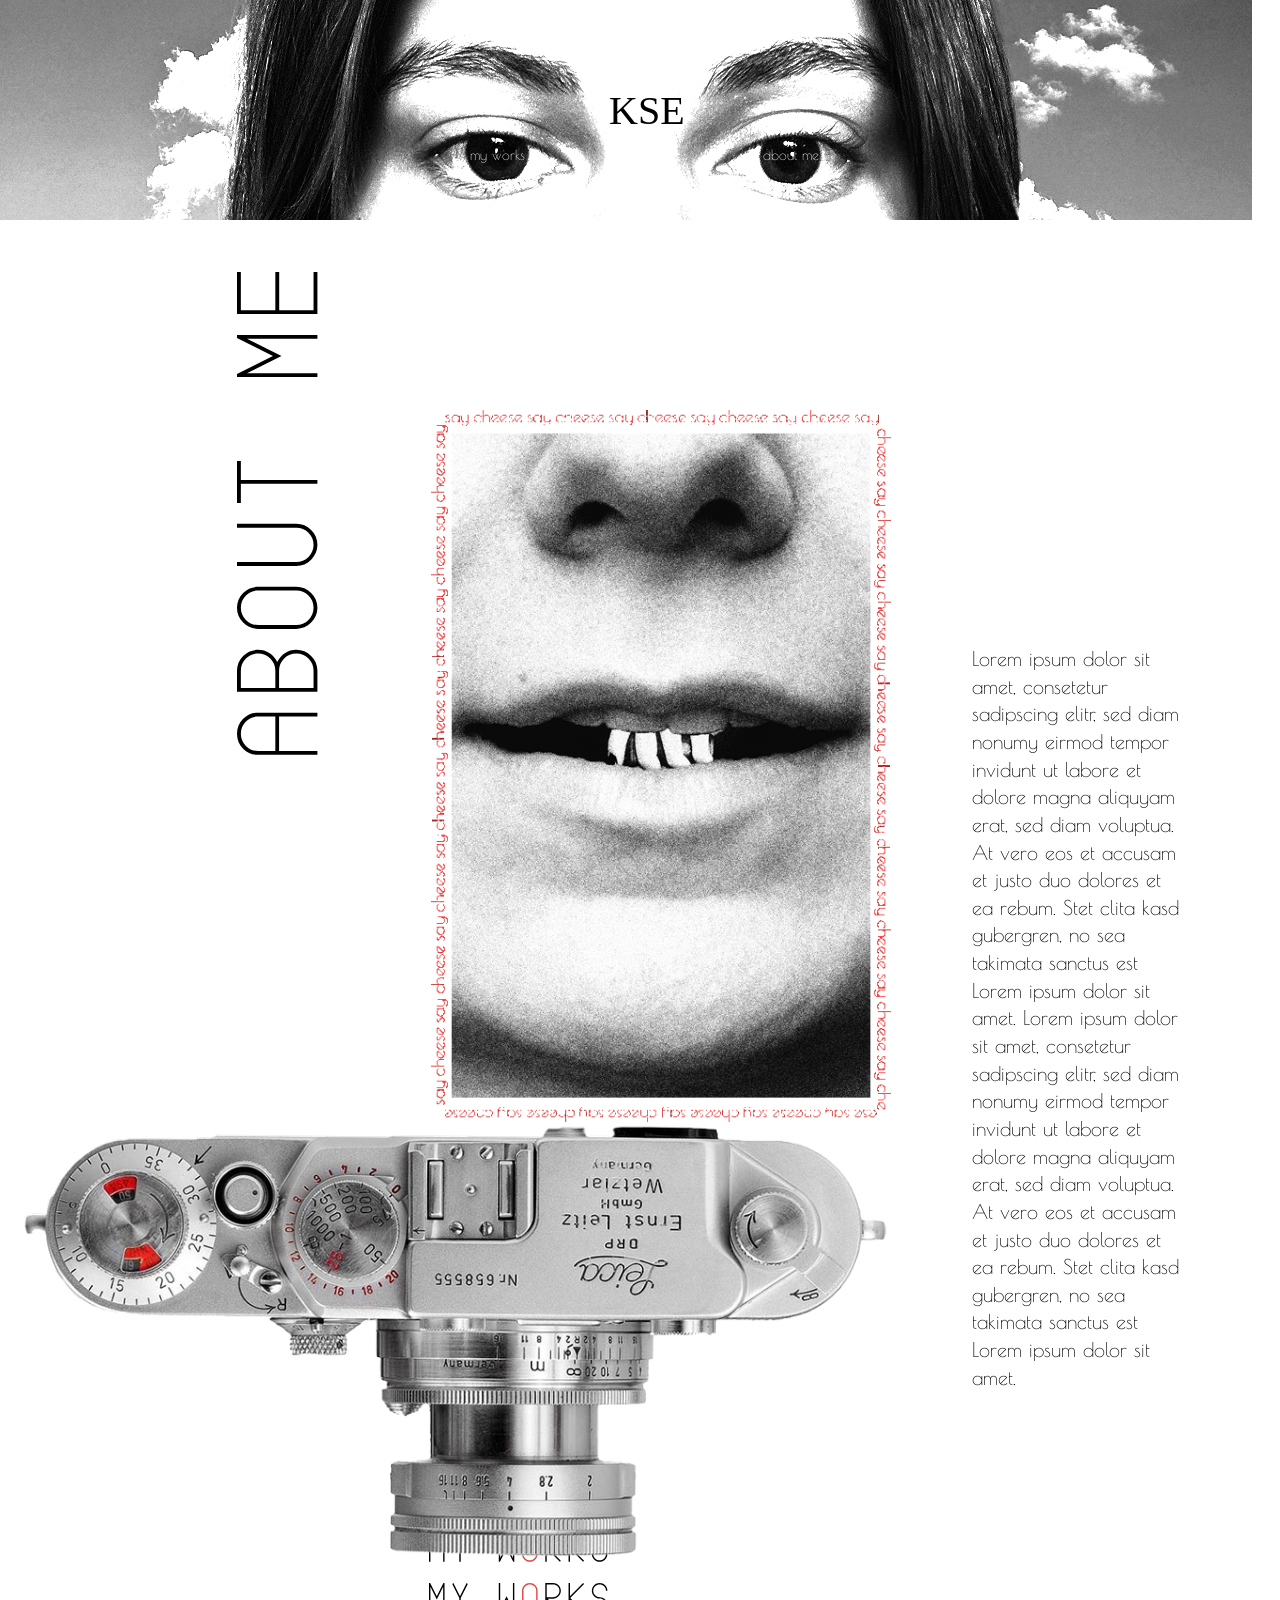
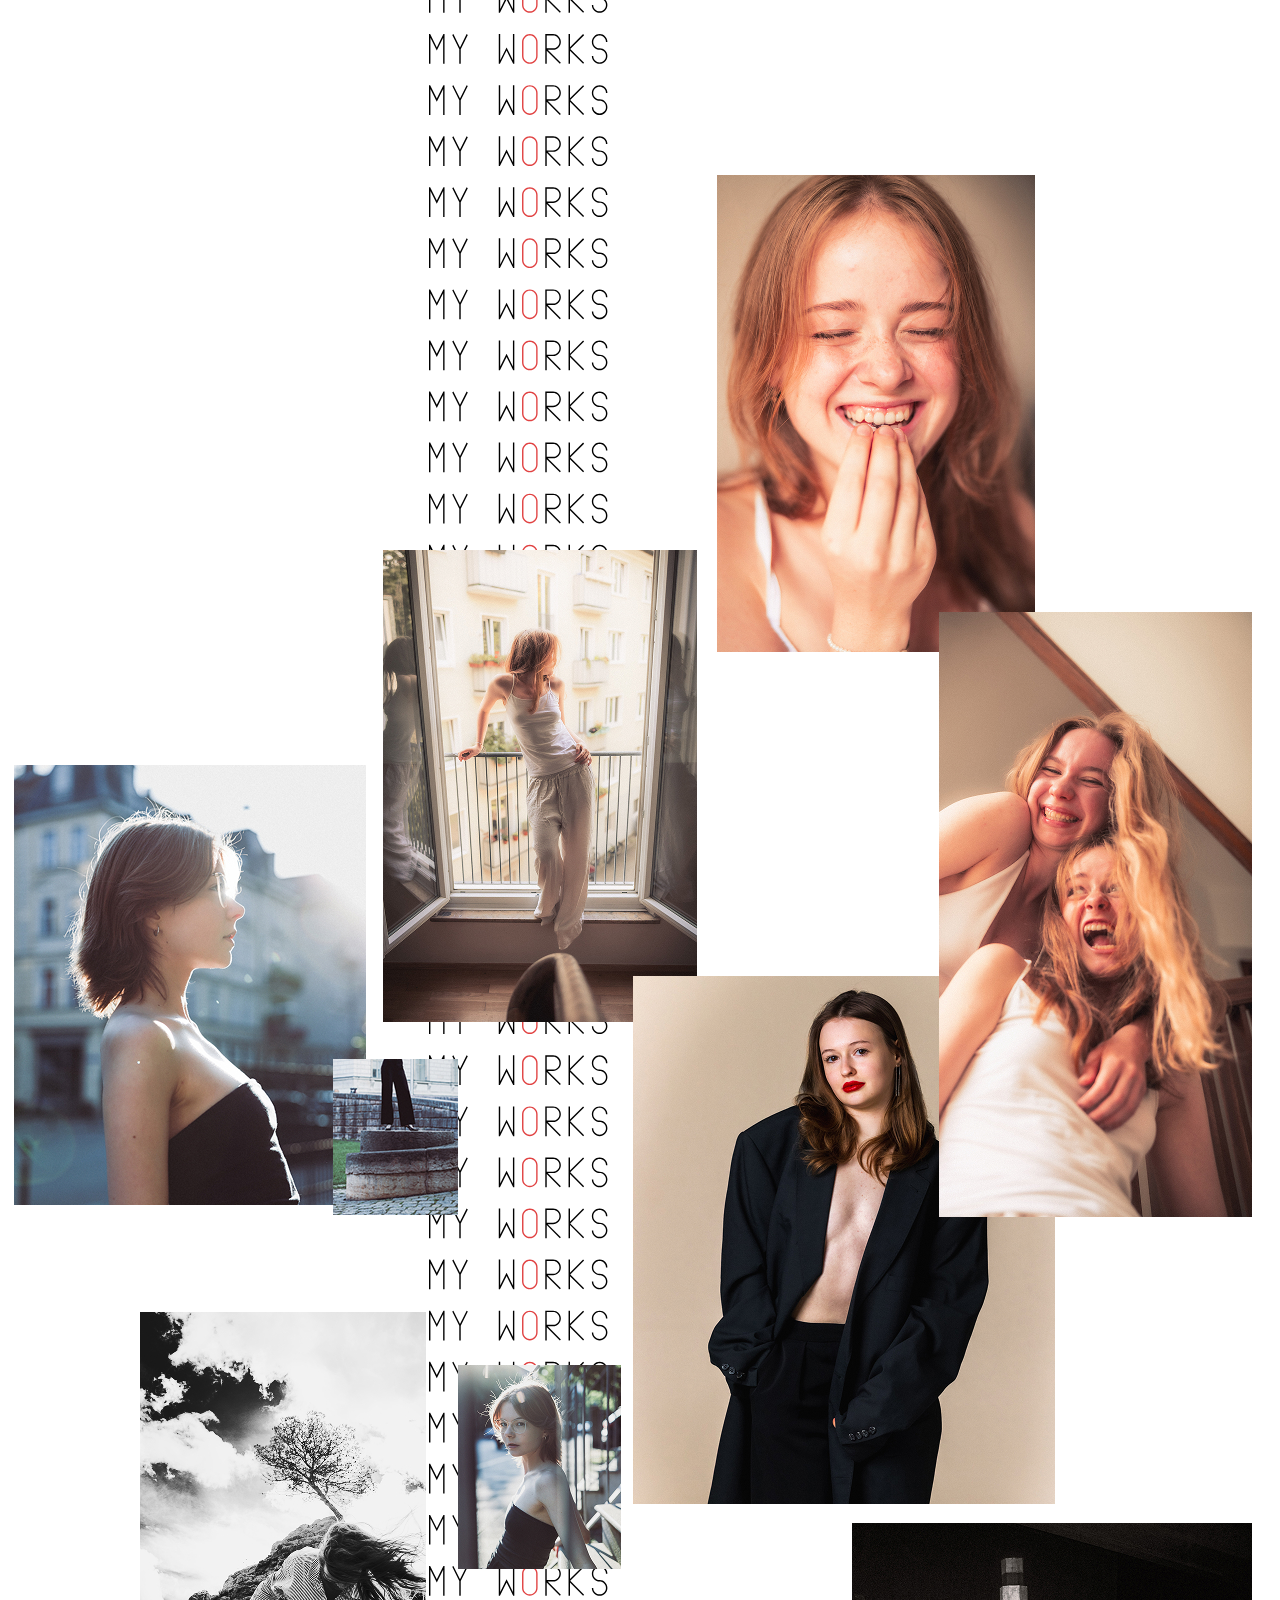
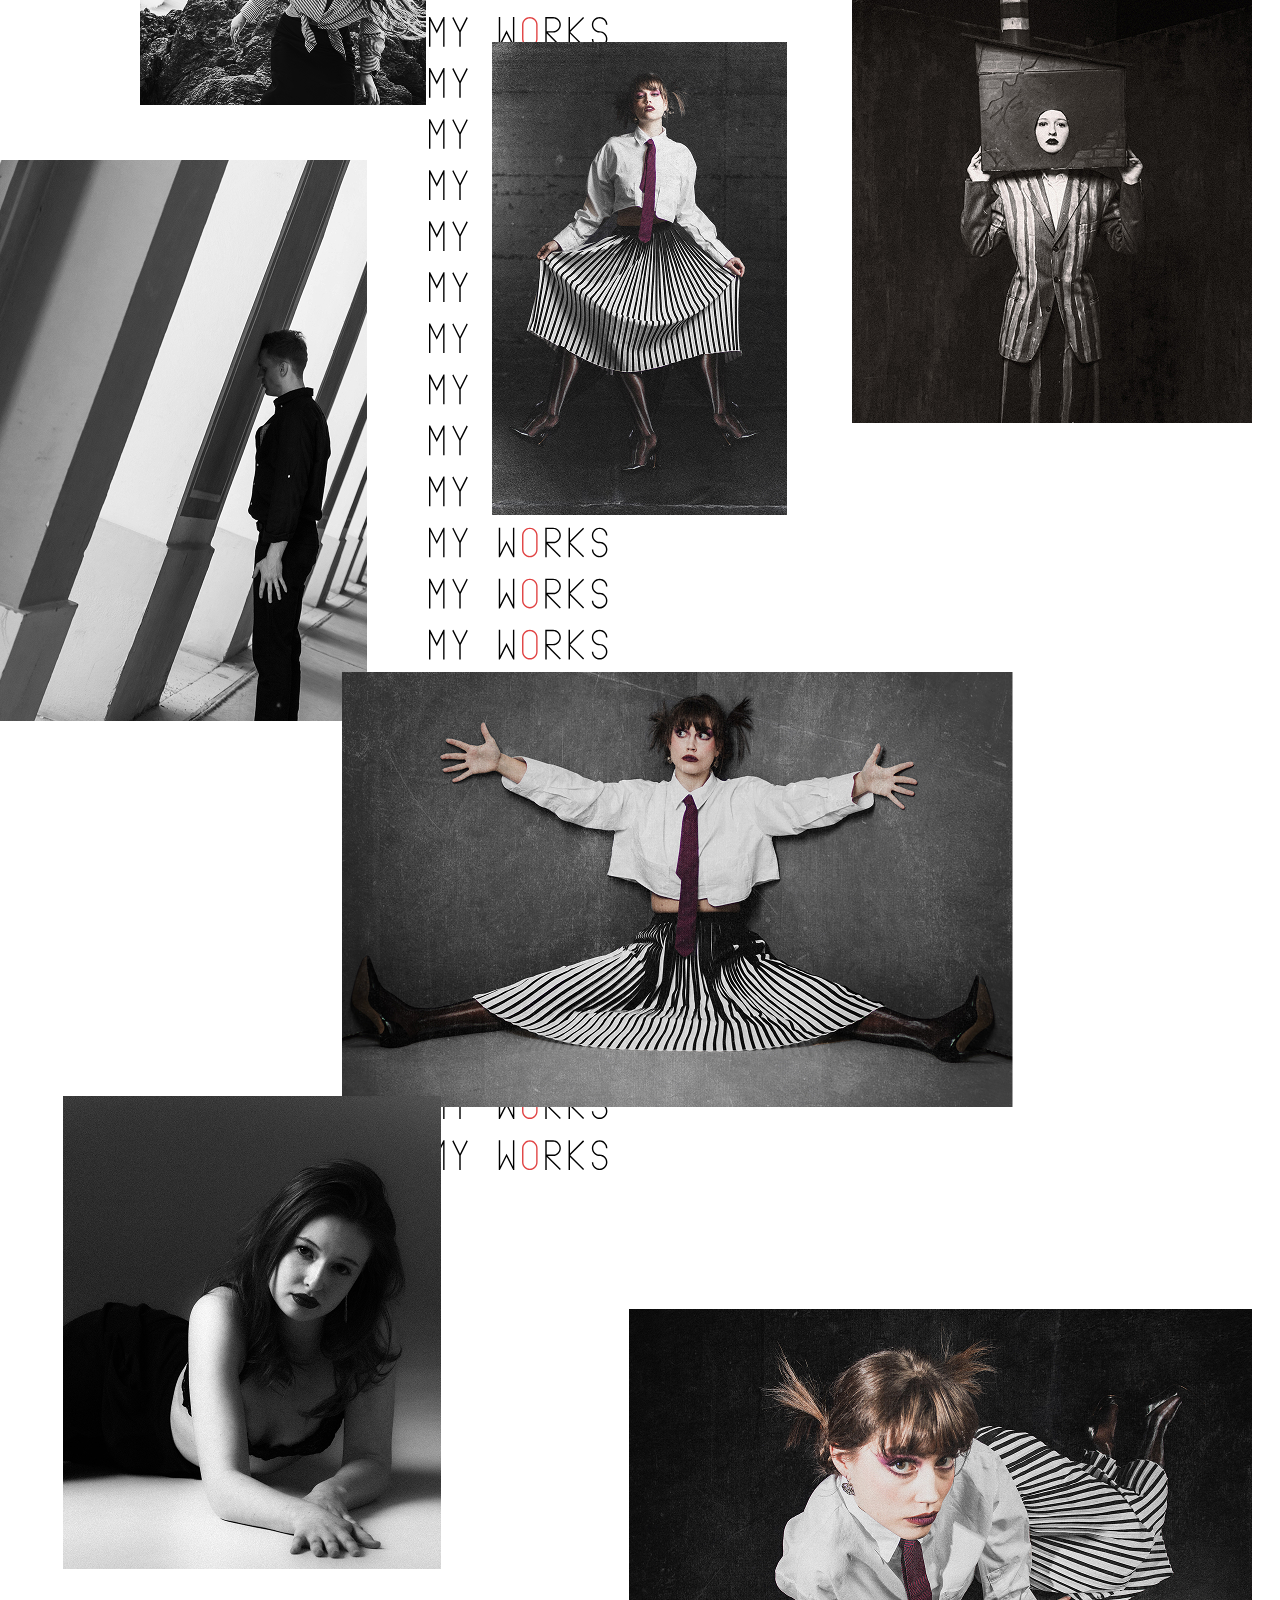
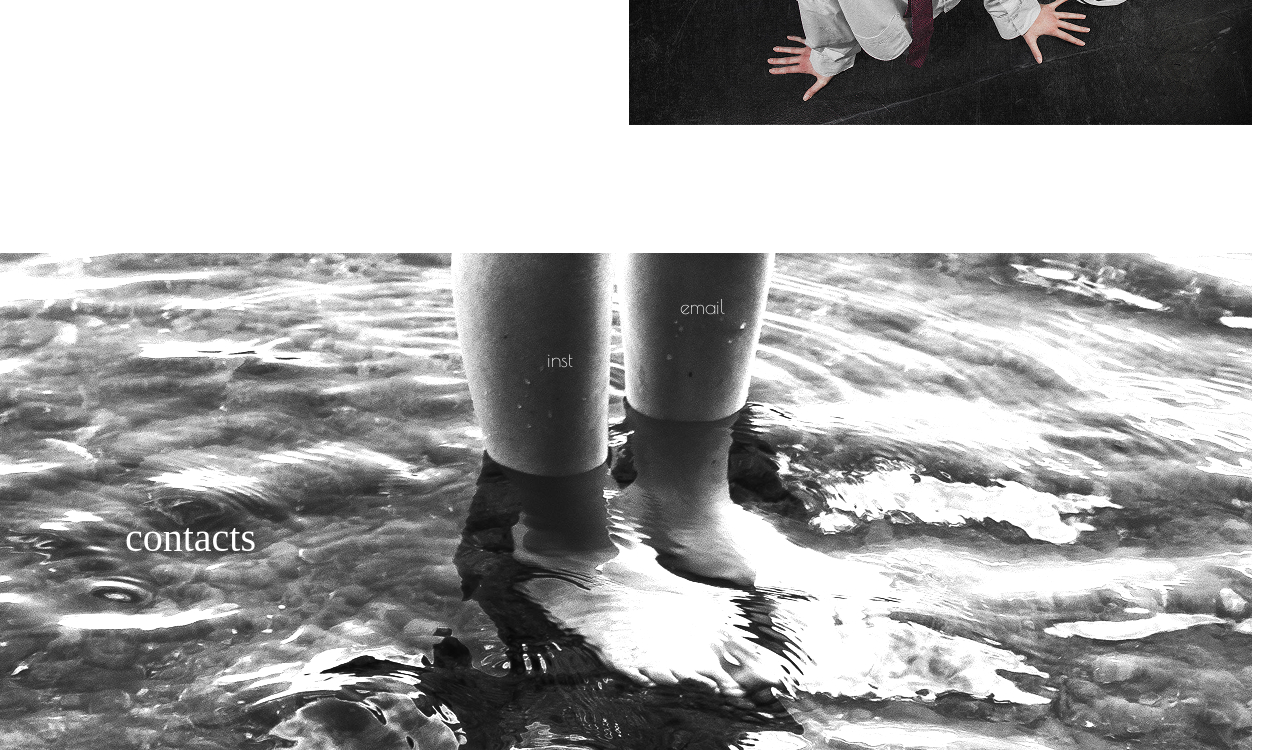
<file: index.html>
<!DOCTYPE html>
<html lang="en">
<head>
    <meta charset="UTF-8">
    <meta name="viewport" content="width=device-width, initial-scale=1.0">
    <title>Document</title>
    <link rel="stylesheet" href="./style.css">
</head>
<body>
   <div id="augebild">
        <img id="faceup" src="./images/faceup.png" alt="faceup">
        
        <p id="logoKSE">KSE</p>
        <div id="upcontacts">
            <a href="#myworkspics2">my works</a>
            <a href="#svgaboutme" >about me</a>
        </div>
    </div>


    <div id="blockme">
        
            <img id="svgaboutme" src="./svg/about me.svg" alt="aboutme">
        
       
            <img id="gif" src="./images/ezgif-50a1432527ac5ed4.gif" alt="aboutmeme">
      
            <div>Lorem ipsum dolor sit amet, consetetur sadipscing elitr, sed diam nonumy eirmod tempor invidunt ut labore et dolore magna aliquyam erat, sed diam voluptua. At vero eos et accusam et justo duo dolores et ea rebum. Stet clita kasd gubergren, no sea takimata sanctus est Lorem ipsum dolor sit amet. Lorem ipsum dolor sit amet, consetetur sadipscing elitr, sed diam nonumy eirmod tempor invidunt ut labore et dolore magna aliquyam erat, sed diam voluptua. At vero eos et accusam et justo duo dolores et ea rebum. Stet clita kasd gubergren, no sea takimata sanctus est Lorem ipsum dolor sit amet.</div>
    </div>
    <img id="photoap" src="./images/photoap.png" alt="photoap">
    <img id="myworksi" src="./svg/muworks.svg" alt="myworks">
    
    <div id="myworkspics2" class="myworkspics">
        
        <a href="https://www.instagram.com/kseniatro/" >
            <div >
                <img id="fabrika" src="./images/fabrika.jpg" alt="fabrika">
                <img id="mariiulibaetsa" src="./images/mariiulibaetsa.jpg" alt="mariiulibaetsa">
                <img id="mariibalcon" src="./images/mariibalcon.jpg" alt="mariibalcon">
                <img id="nastimarii" src="./images/nastimarii.jpg" alt="nastimarii">
                <img id="sia1" src="./images/sia1.jpg" alt="sia1">
                <img id="sialeg" src="./images/sialeg.jpg" alt="sialeg">
                <img id="nasex" src="./images/nasex.jpg" alt="nasex">
                <img id="wood" src="./images/wood.jpg" alt="wood">
                <img id="siasun" src="./images/siasun.jpg" alt="siasun">
                <img id="leggis" src="./images/leggis.jpg" alt="leggis">
                <img id="franz" src="./images/franz.jpg" alt="franz">
                <img id="dool" src="./images/dool.jpg" alt="dool">
                <img id="sex" src="./images/sex.jpg" alt="sex">
                <img id="dool2" src="./images/dool2.jpg" alt="dool2">
            </div>
        </a>

        
    </div>
    <div id="blockcontactsdown">
        <p id="contactsdown" >contacts</p>
        <img id="downlegs" src="./images/downlegs.jpg" alt="downlegs">
        <a id="p_inst" href="https://www.instagram.com/kseniatro/">inst</a>
        <div id="p_emeil"><a href="mailto:kseniatrofimenko6@gmail.com">email</a>
    </div>


    
</body>
</html>
</file>
<file: style.css>
/*.button{  #with . вызывается класс-->
    width: 10vw;
}

p{
    color:aqua;
    font-size: 5vw;
    background-color: rgb(229, 68, 68);
    position: relative;
  font-family: myfont;

}
#kitty{

width: 10vw;
opacity: 50%;
border: 2px solid rgb(164, 89, 89);

}

#container{
    display: flex;
    justify-content: right;
}

@font-face {
    font-family: myfont;
    src: url(./fonts/AWOMA.ttf);
}*/

body{
    margin:0;
}
@font-face {
    font-family: zector;
    src: url(./fonts/Zector.otf);
    font-family: poiret1;
    src: url(./fonts/PoiretOne-Regular.ttf);
}
#faceup{
    display: block;
    width: calc(100vw - 2.1875vw);
    top: left;
    left: 0;
    position: relative;
    z-index: 1;
}
#logoKSE{
    margin: 0;
    font-family: zector;
    display: block;
    z-index: 2;
    position: absolute;
    top: 39.54%;
    left: 47.58%;
    font-size: 3.125vw;
}



#augebild{
    display:inline-block;
    position:relative;
    width:100%;
}

#upcontacts{
    color: white;
    margin: 0;
    padding:0;
    font-family: poiret1;
    font-size: 1.09375vw;
    display: flex;
    z-index: 2;
    position: absolute;
     gap: 18.59vw;
    left: 36.7%;
    top: 67%;
    text-decoration: none;

    
    }

#upcontacts a:link,#upcontacts a:visited,#upcontacts a:hover,#upcontacts a:active{ 
        
    text-decoration: none;

        color: white;}

        
#blockme {
  display: grid;
  grid-template-columns: 8.59% 11.99% 1fr 8.59% 22%;
  width: 73.6%;
  margin-left: 18.5%;
  margin-top: 48px;
  align-items: start;
  position: relative;
}
#svgaboutme {
  grid-column: 1;
  width: 100%;
  height: auto;
  display: block;
}

#gif {
  grid-column: 3;
  width: 100%;
  height: auto;
  display: block;
  margin-top: 30%;
}

#blockme > div {
  grid-column: 5;
  font-size: 1.6vw;
  font-family: poiret1;
  line-height: 1.35;
  margin-top: 180%;
}

#photoap{
    position: absolute;
    z-index: 10;
    margin-top: -22.5%;
    width: 71vw;
    
}
#myworksi{
    position: absolute;
    z-index: -1;
    margin-left: 33.5%;
    margin-top: 11%;
    width: 14vw;
}
.myworkspics{
    display: block;
    margin-top: 30%;
    position: relative;
    padding: 0;
    z-index: 5;
    width: calc(100vw - 2.1875vw);
    height: 350vh;
    margin-bottom: 10%;
}

#mariiulibaetsa{
    display: block;
    z-index: 3;
    position: absolute;
    top: 0%;
    left: 57.26837%;
    transition: transform 0.4s ease;
}
#mariiulibaetsa:hover{
    transform: scale(1.1);
    z-index: 50;
}

#mariibalcon{
    display: block;
    z-index: 2;
    position: absolute;
    top: 11.89%;
    left: 30.59%;
    transition: transform 0.4s ease
}
#mariibalcon:hover{
    transform: scale(1.1);
    z-index: 50;
}

#sia1 {
    display: block;
    z-index: 3;
    position: absolute;
    top: 18.73% ;
    left: 1.118%;
    transition: transform 0.4s ease

}
#sia1:hover{
    transform: scale(1.1);
    z-index: 50;}

#nastimarii{
    display: block;
    z-index: 4;
    position: absolute;
    top: 13.87%;
    right: 0%;
    transition: transform 0.4s ease
}
#nastimarii:hover{
    transform: scale(1.1);
    z-index: 50;}

#sialeg{
    display: block;
    z-index: 4;
    position: absolute;
    top: 28.05% ;
    left: 26.59%;
    transition: transform 0.4s ease
}
#sialeg:hover{
    transform: scale(1.1);
    z-index: 50;}

#nasex{
    display: block;
    z-index: 3;
    position: absolute;
    top: 25.427% ;
    left: 50.559%;
    transition: transform 0.4s ease
}

#nasex:hover{
    transform: scale(1.1);
    z-index: 50;}

#siasun{
    display: block;
    z-index: 4;
    position: absolute;
    top: 37.78% ;
    left: 36.58%;
    transition: transform 0.4s ease
}

#siasun:hover{
    transform: scale(1.1);
    z-index: 50;}

#wood{
    display: block;
    z-index: 1;
    position: absolute;
    top: 36.069% ;
    left: 11.18%;
    transition: transform 0.4s ease
}

#wood:hover{
    transform: scale(1.1);
    z-index: 50;}

#fabrika{
    display: block;
    z-index: 4;
    position: absolute;
    top: 42.797% ;
    right: 0%;
    transition: transform 0.4s ease
}

#fabrika:hover{
    transform: scale(1.1);
    z-index: 50;}

#leggis{
    display: block;
    z-index:4;
    position: absolute;
    top: 46.56% ;
    left: 39.29%;
    transition: transform 0.4s ease
}

#leggis:hover{
    transform: scale(1.1);
    z-index: 50;}

#franz{
    display: block;
    z-index:2;
    position: absolute;
    top: 50.32% ;
    left: 0%;
    transition: transform 0.4s ease
}

#franz:hover{
    transform: scale(1.1);
    z-index: 50;}

#dool{
    display: block;
    z-index: 3;
    position: absolute;
    top: 66.56% ;
    left: 27.316%;
    transition: transform 0.4s ease
}

#dool:hover{
    transform: scale(1.1);
    z-index: 50;}

#sex{
    display: block;
    z-index: 4;
    position: absolute;
    top: 80.007% ;
    left: 5.03%;
    transition: transform 0.4s ease
}

#sex:hover{
    transform: scale(1.1);
    z-index: 50;}

#dool2{
    display: block;
    z-index: 4;
    position: absolute;
    bottom: 0%;
    right: 0%;
    transition: transform 0.4s ease
}

#dool2:hover{
    transform: scale(1.1);
    z-index: 50;}

#blockcontactsdown{
    display: display ;
    width: calc(100vw - 2.1875vw);
    top: left;
    left: 0;
    position: relative;
    z-index: 1;
    margin-top: 0%;
}

 #contactsdown{ /*text H1*/
    margin: 0;
    font-family: zector;
    color: white;
    display: block;
    z-index: 2;
    position: absolute;
    top: 52.11%;
    left: 9.98%;
    font-size: 3.125vw;
    }

    #p_inst{ /*text inst*/
    margin: 0;
    font-family: poiret1;
    color: white;
    display: block;
    z-index: 2;
    position: absolute;
    top: 18.71227364%;
    left: 43.69009585%;
    font-size: 1.6vw;
    text-decoration: none;

    
    }
    #p_emeil{
    margin: 0;
    font-family: poiret1;
    color: white;
    display: block;
    z-index: 2;
    position: absolute;
    top: 8.048289744%;
    left: 54.31309904%;
    font-size: 1.6vw; 
    
    }
    #p_emeil a:link,#p_emeil a:visited,#p_emeil a:hover,#p_emeil a:active{ 
        text-decoration: none;
        color: white;
    }
#downlegs{
    position: relative;
    opacity: 100%;
    width: 100%;
    z-index: -1;
}
p{
    margin:0;
    padding:0;
}

/*#logoKSE {
    margin: 0;
    font-family: zector;
    position: absolute;
    top: 12.08vh;
    left: 47.58vw;
    font-size: 3.125vw;
    z-index: 2;
}

#upcontacts {
    position: absolute;

    /* ТА ЖЕ позиция по X 
    left: 47.58vw;

    /* ниже на 19px 
    top: calc(12.08vh + 19px);

    font-family: poiret1;
    font-size: 1.09375vw;

    display: flex;
    gap: 238px;

    z-index: 2;
}*/
</file>
